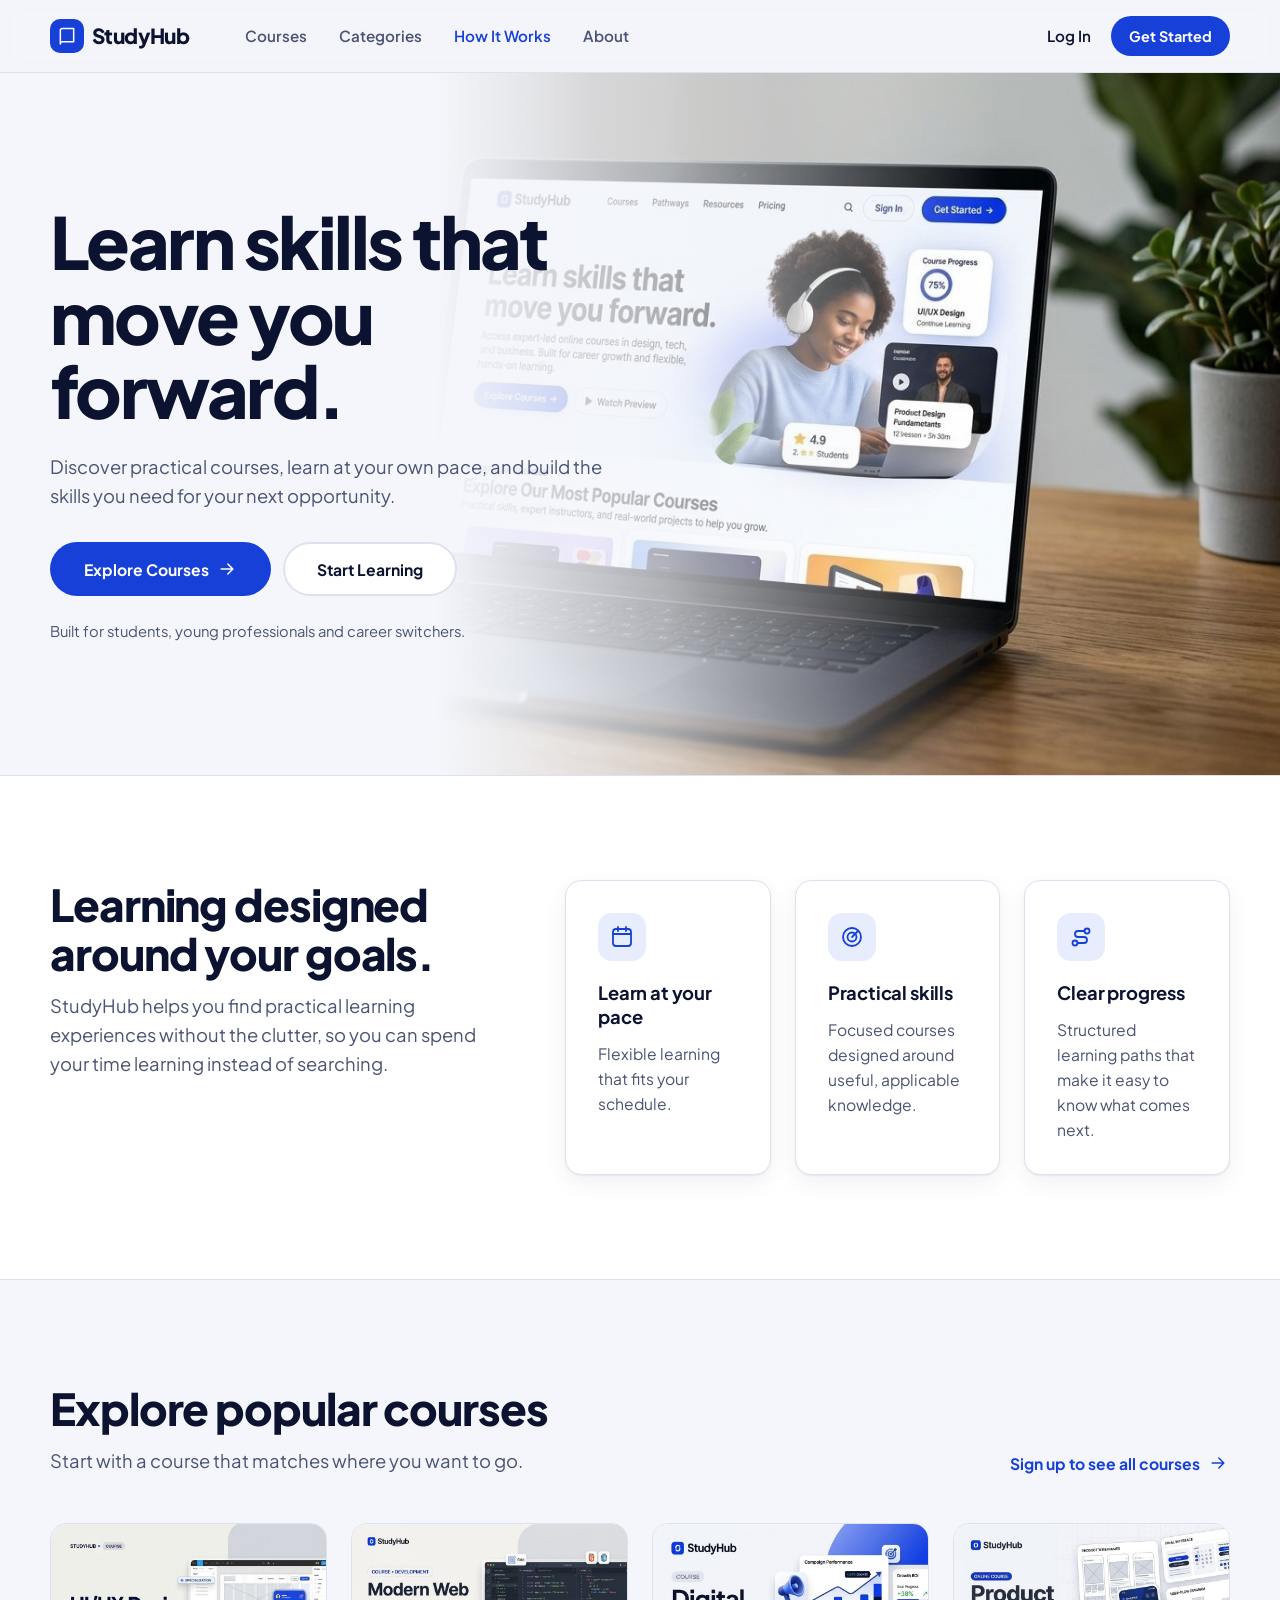
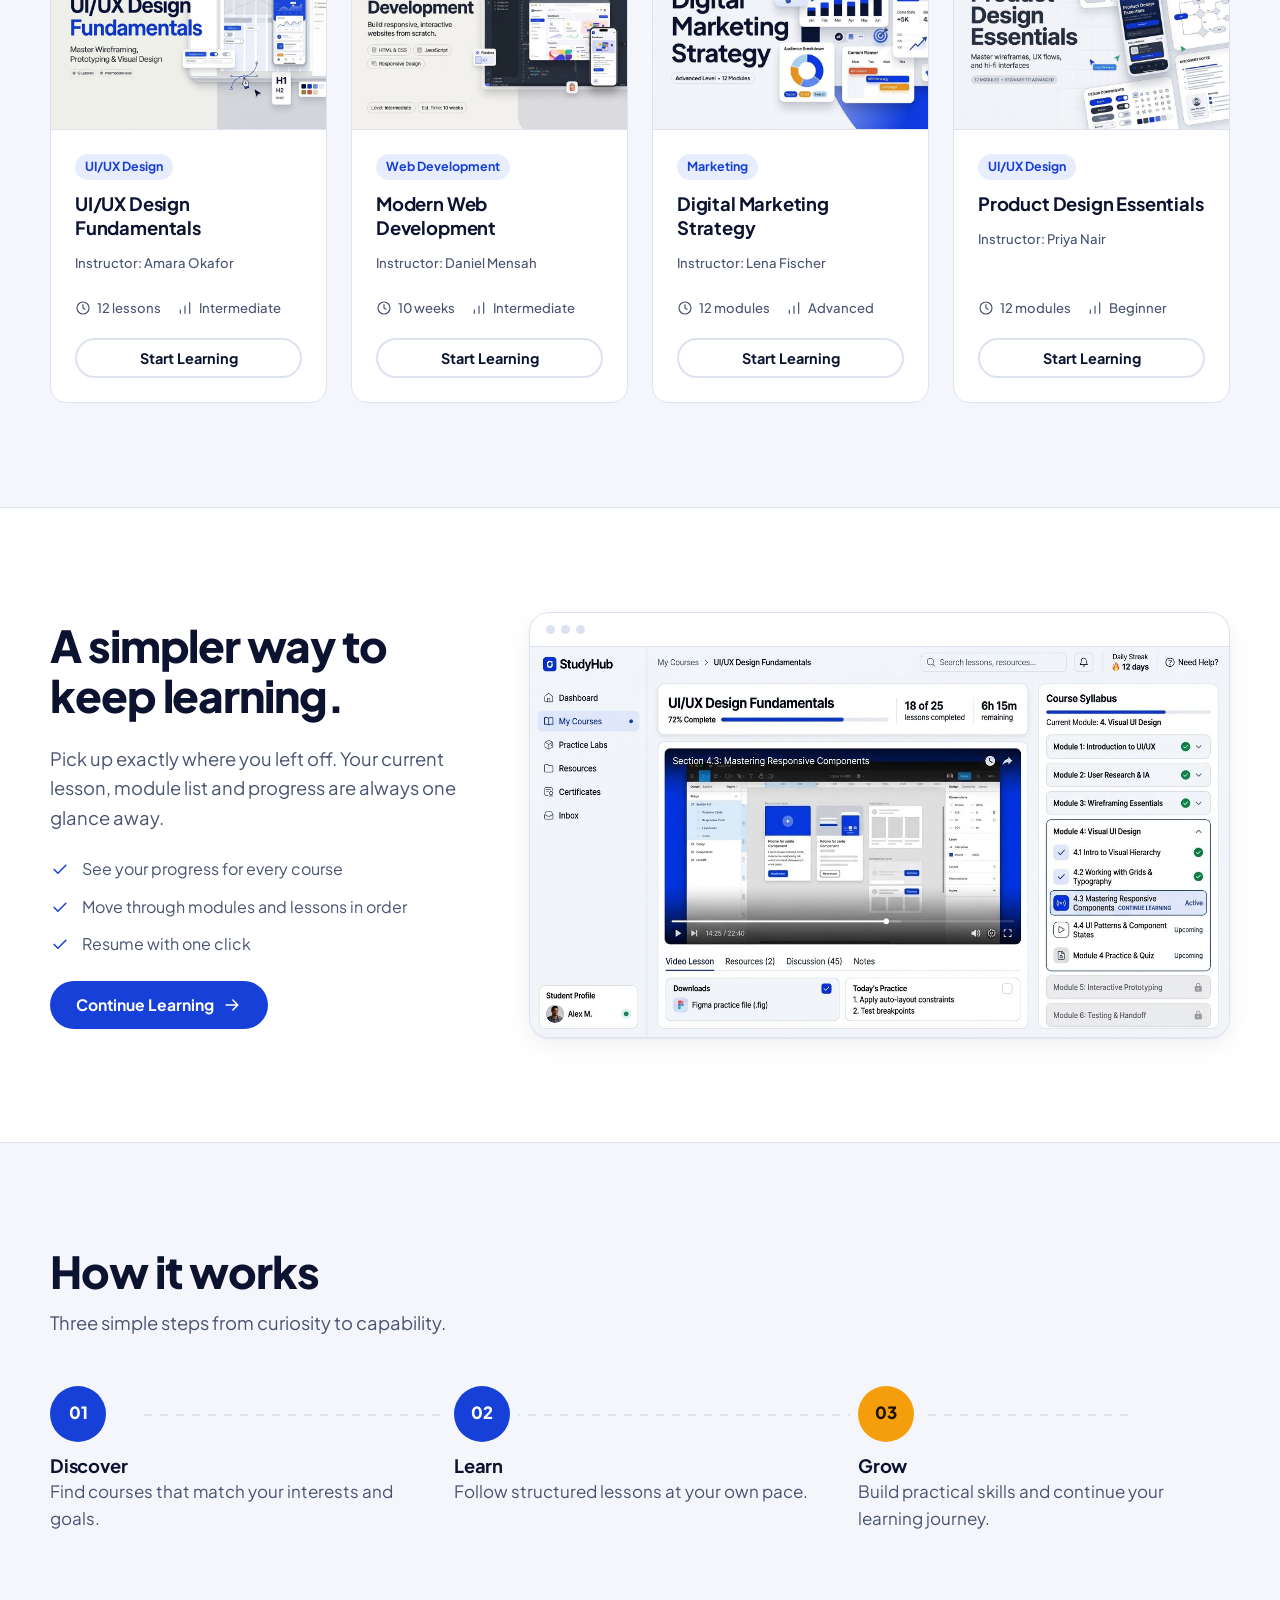
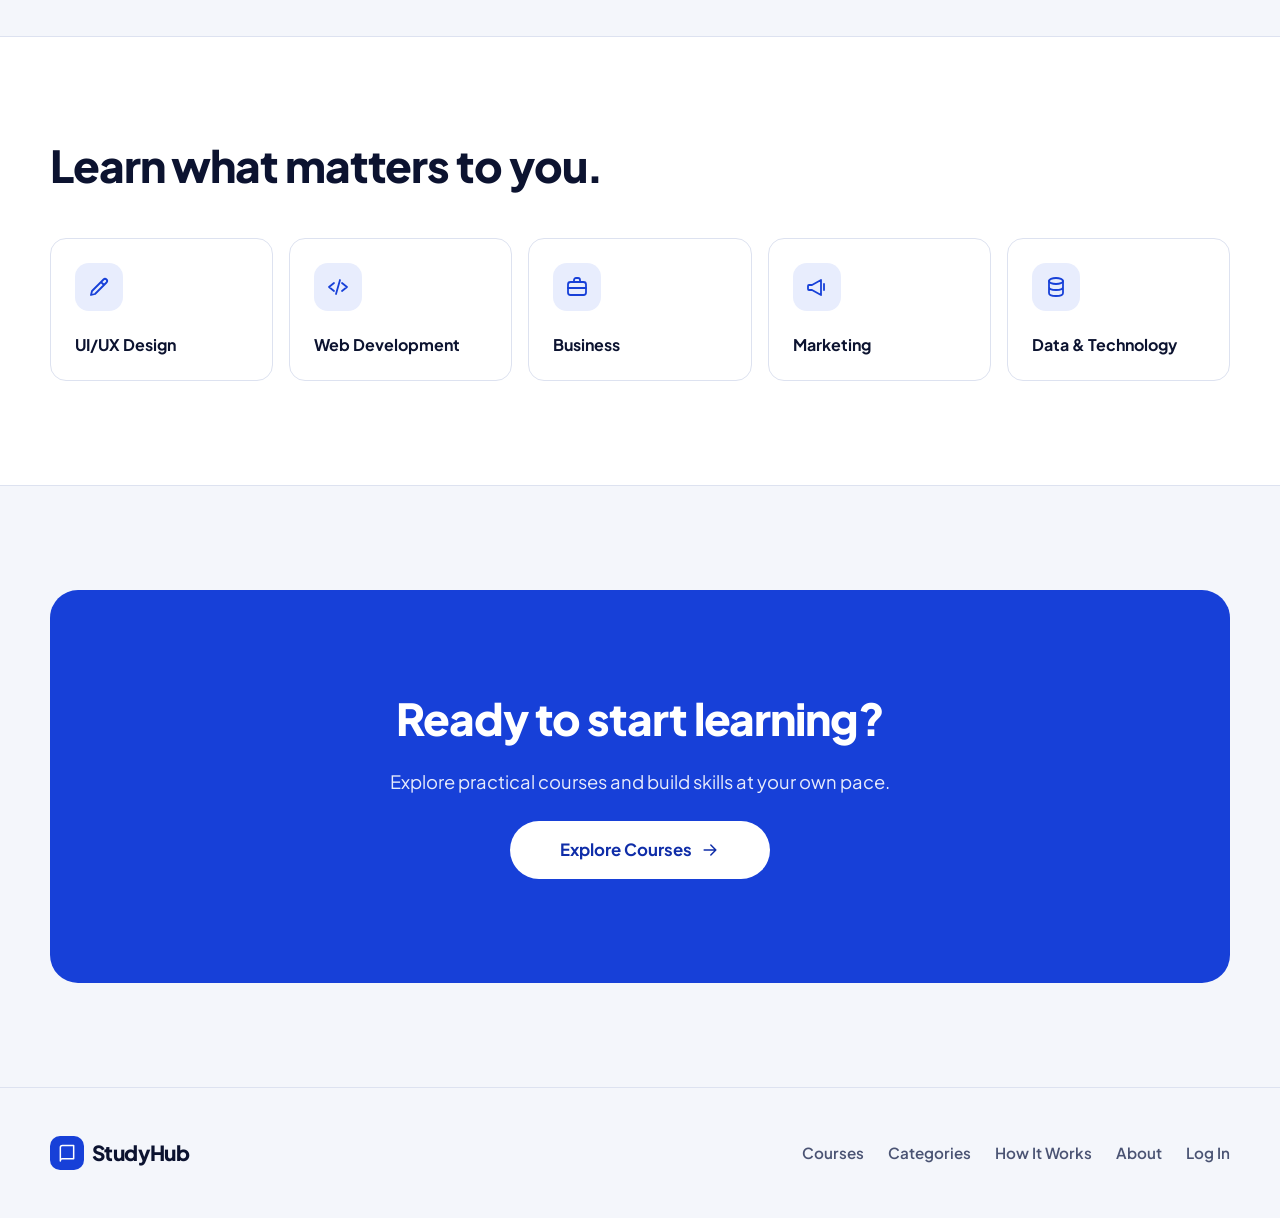
<file: index.html>
<!DOCTYPE html>
<html lang="en">
<head>
<meta charset="utf-8">
<meta name="viewport" content="width=device-width, initial-scale=1, viewport-fit=cover">
<meta name="theme-color" content="#1740D8">
<meta property="og:title" content="StudyHub — Learn skills that move you forward">
<meta property="og:description" content="Practical online courses in design, development, business and marketing.">
<meta property="og:type" content="website">
<link rel="icon" href="data:image/svg+xml,%3Csvg xmlns=%27http://www.w3.org/2000/svg%27 viewBox=%270 0 100 100%27%3E%3Ctext y=%27.9em%27 font-size=%2790%27%3E🎓%3C/text%3E%3C/svg%3E">
<title>StudyHub — Learn skills that move you forward</title>
<meta name="description" content="Practical online courses in design, development, business and marketing. Learn at your own pace with structured paths and clear progress.">
<link rel="preconnect" href="https://fonts.googleapis.com">
<link rel="preconnect" href="https://fonts.gstatic.com" crossorigin>
<link href="https://fonts.googleapis.com/css2?family=Plus+Jakarta+Sans:wght@400;500;600;700;800&display=swap" rel="stylesheet">
<link rel="stylesheet" href="css/styles.css">
</head>
<body id="top">
<a class="skip" href="#main">Skip to main content</a>
<svg width="0" height="0" style="position:absolute" aria-hidden="true">
<defs>
<symbol id="i-arrow" viewBox="0 0 24 24"><path d="M5 12h14M13 6l6 6-6 6"/></symbol>
<symbol id="i-clock" viewBox="0 0 24 24"><circle cx="12" cy="12" r="9"/><path d="M12 7v5l3 2"/></symbol>
<symbol id="i-level" viewBox="0 0 24 24"><path d="M5 20v-5M12 20V9M19 20V4"/></symbol>
<symbol id="i-check" viewBox="0 0 24 24"><path d="M5 12.5l4.5 4.5L19 7.5"/></symbol>
<symbol id="i-flex" viewBox="0 0 24 24"><rect x="3" y="4" width="18" height="17" rx="3"/><path d="M3 9h18M8 2v4M16 2v4"/></symbol>
<symbol id="i-target" viewBox="0 0 24 24"><circle cx="12" cy="12" r="9"/><circle cx="12" cy="12" r="4.5"/><path d="M12 12l6-6"/></symbol>
<symbol id="i-path" viewBox="0 0 24 24"><circle cx="6" cy="18" r="2.5"/><circle cx="18" cy="6" r="2.5"/><path d="M8.5 18H15a3 3 0 0 0 0-6H9a3 3 0 0 1 0-6h6.5"/></symbol>
<symbol id="i-search" viewBox="0 0 24 24"><circle cx="11" cy="11" r="7"/><path d="M20 20l-4-4"/></symbol>
<symbol id="i-book" viewBox="0 0 24 24"><path d="M4 5.5A2.5 2.5 0 0 1 6.5 3H20v16H6.5A2.5 2.5 0 0 0 4 21.5zM4 5.5v16"/></symbol>
<symbol id="i-pen" viewBox="0 0 24 24"><path d="M4 20l1-4L16.5 4.5a2.1 2.1 0 0 1 3 3L8 19zM14 7l3 3"/></symbol>
<symbol id="i-code" viewBox="0 0 24 24"><path d="M8 8l-5 4 5 4M16 8l5 4-5 4M14 5l-4 14"/></symbol>
<symbol id="i-brief" viewBox="0 0 24 24"><rect x="3" y="7" width="18" height="13" rx="2.5"/><path d="M9 7V5a2 2 0 0 1 2-2h2a2 2 0 0 1 2 2v2M3 13h18"/></symbol>
<symbol id="i-mega" viewBox="0 0 24 24"><path d="M3 11v3a1 1 0 0 0 1 1h3l9 5V5L7 10H4a1 1 0 0 0-1 1zM19 9v6"/></symbol>
<symbol id="i-data" viewBox="0 0 24 24"><ellipse cx="12" cy="6" rx="7" ry="3"/><path d="M5 6v6c0 1.7 3.1 3 7 3s7-1.3 7-3V6M5 12v6c0 1.7 3.1 3 7 3s7-1.3 7-3v-6"/></symbol>
<symbol id="i-user" viewBox="0 0 24 24"><circle cx="12" cy="8" r="4"/><path d="M4 21c1-4 4-6 8-6s7 2 8 6"/></symbol>
<symbol id="i-menu" viewBox="0 0 24 24"><path d="M4 7h16M4 12h16M4 17h16"/></symbol>
</defs>
</svg>

<header class="nav">
  <div class="wrap">
    <a class="logo" href="#top" aria-label="StudyHub home"><i><svg class="ico" aria-hidden="true"><use href="#i-book"/></svg></i>StudyHub</a>
    <nav class="menu" id="menu" aria-label="Primary">
      <a href="#courses">Courses</a><a href="#categories">Categories</a><a href="#how">How It Works</a><a href="#about">About</a>
    </nav>
    <div class="nav-r">
      <a class="login" href="login.html" data-route="login" aria-label="Log In"><svg class="ico" aria-hidden="true"><use href="#i-user"/></svg><span>Log In</span></a>
      <a class="btn btn-p btn-sm" href="signup.html?source=nav" data-route="signup">Get Started</a>
    </div>
    <button class="burger" id="burger" type="button" aria-label="Open menu" aria-expanded="false" aria-controls="menu"><svg class="ico" aria-hidden="true"><use href="#i-menu"/></svg></button>
  </div>
</header>

<main id="main">
<section class="hero">
  <img class="hero-bg" src="images/hero-laptop.jpg" alt="" width="1200" height="670" fetchpriority="high">
  <div class="wrap">
    <div class="copy">
      <h1>Learn skills that move you forward.</h1>
      <p class="lead">Discover practical courses, learn at your own pace, and build the skills you need for your next opportunity.</p>
      <div class="cta-row">
        <a class="btn btn-p" href="#courses">Explore Courses <svg class="ico" aria-hidden="true"><use href="#i-arrow"/></svg></a>
        <a class="btn btn-s" href="signup.html?source=hero" data-route="signup">Start Learning</a>
      </div>
      <p class="audience">Built for students, young professionals and career switchers.</p>
    </div>
  </div>
</section>

<section class="band" id="about">
  <div class="wrap split">
    <div class="head">
      <h2>Learning designed around your goals.</h2>
      <p class="lead">StudyHub helps you find practical learning experiences without the clutter, so you can spend your time learning instead of searching.</p>
    </div>
    <div class="values">
      <article class="panel val"><span class="badge"><svg class="ico"><use href="#i-flex"/></svg></span><h3>Learn at your pace</h3><p>Flexible learning that fits your schedule.</p></article>
      <article class="panel val"><span class="badge"><svg class="ico"><use href="#i-target"/></svg></span><h3>Practical skills</h3><p>Focused courses designed around useful, applicable knowledge.</p></article>
      <article class="panel val"><span class="badge"><svg class="ico"><use href="#i-path"/></svg></span><h3>Clear progress</h3><p>Structured learning paths that make it easy to know what comes next.</p></article>
    </div>
  </div>
</section>

<section id="courses">
  <div class="wrap">
    <div class="top">
      <div class="head"><h2>Explore popular courses</h2><p class="lead">Start with a course that matches where you want to go.</p></div>
      <a class="btn btn-t" href="signup.html?source=browse" data-route="signup">Sign up to see all courses <svg class="ico" aria-hidden="true"><use href="#i-arrow"/></svg></a>
    </div>
    <div class="grid4">
      <article class="card" data-course-slug="ui-ux-design-fundamentals"><img src="images/course-ui-ux-fundamentals.jpg" alt="UI/UX Design Fundamentals course cover" loading="lazy" width="900" height="672"><div class="body"><span class="tag">UI/UX Design</span><h3>UI/UX Design Fundamentals</h3><p class="meta">Instructor: Amara Okafor</p><div class="facts meta"><span><svg class="ico"><use href="#i-clock"/></svg>12 lessons</span><span><svg class="ico"><use href="#i-level"/></svg>Intermediate</span></div><a class="btn btn-s btn-sm" href="signup.html?course=ui-ux-design-fundamentals&amp;source=card" data-route="signup" data-course-slug="ui-ux-design-fundamentals">Start Learning</a></div></article>
      <article class="card" data-course-slug="modern-web-development"><img src="images/course-web-development.jpg" alt="Modern Web Development course cover" loading="lazy" width="900" height="672"><div class="body"><span class="tag">Web Development</span><h3>Modern Web Development</h3><p class="meta">Instructor: Daniel Mensah</p><div class="facts meta"><span><svg class="ico"><use href="#i-clock"/></svg>10 weeks</span><span><svg class="ico"><use href="#i-level"/></svg>Intermediate</span></div><a class="btn btn-s btn-sm" href="signup.html?course=modern-web-development&amp;source=card" data-route="signup" data-course-slug="modern-web-development">Start Learning</a></div></article>
      <article class="card" data-course-slug="digital-marketing-strategy"><img src="images/course-digital-marketing.jpg" alt="Digital Marketing Strategy course cover" loading="lazy" width="900" height="672"><div class="body"><span class="tag">Marketing</span><h3>Digital Marketing Strategy</h3><p class="meta">Instructor: Lena Fischer</p><div class="facts meta"><span><svg class="ico"><use href="#i-clock"/></svg>12 modules</span><span><svg class="ico"><use href="#i-level"/></svg>Advanced</span></div><a class="btn btn-s btn-sm" href="signup.html?course=digital-marketing-strategy&amp;source=card" data-route="signup" data-course-slug="digital-marketing-strategy">Start Learning</a></div></article>
      <article class="card" data-course-slug="product-design-essentials"><img src="images/course-product-design.jpg" alt="Product Design Essentials course cover" loading="lazy" width="900" height="672"><div class="body"><span class="tag">UI/UX Design</span><h3>Product Design Essentials</h3><p class="meta">Instructor: Priya Nair</p><div class="facts meta"><span><svg class="ico"><use href="#i-clock"/></svg>12 modules</span><span><svg class="ico"><use href="#i-level"/></svg>Beginner</span></div><a class="btn btn-s btn-sm" href="signup.html?course=product-design-essentials&amp;source=card" data-route="signup" data-course-slug="product-design-essentials">Start Learning</a></div></article>
    </div>
  </div>
</section>

<section class="band" id="experience">
  <div class="wrap exp">
    <div class="copy">
      <h2>A simpler way to keep learning.</h2>
      <p class="lead">Pick up exactly where you left off. Your current lesson, module list and progress are always one glance away.</p>
      <ul class="ticks">
        <li><svg class="ico"><use href="#i-check"/></svg>See your progress for every course</li>
        <li><svg class="ico"><use href="#i-check"/></svg>Move through modules and lessons in order</li>
        <li><svg class="ico"><use href="#i-check"/></svg>Resume with one click</li>
      </ul>
      <a class="btn btn-p" href="login.html?next=%2Fdashboard" data-route="login">Continue Learning <svg class="ico" aria-hidden="true"><use href="#i-arrow"/></svg></a>
    </div>
    <div class="frame">
      <div class="dots"><b></b><b></b><b></b></div>
      <img src="images/lesson-interface.jpg" alt="StudyHub lesson view: UI/UX Design Fundamentals at 72% complete, with the course syllabus and a video lesson on responsive components" loading="lazy" width="1376" height="768">
    </div>
  </div>
</section>

<section id="how">
  <div class="wrap">
    <div class="head"><h2>How it works</h2><p class="lead">Three simple steps from curiosity to capability.</p></div>
    <ol class="steps" style="list-style:none;margin:0;padding:0">
      <li class="step"><span class="n">01</span><div><h3>Discover</h3><p>Find courses that match your interests and goals.</p></div></li>
      <li class="step"><span class="n">02</span><div><h3>Learn</h3><p>Follow structured lessons at your own pace.</p></div></li>
      <li class="step"><span class="n">03</span><div><h3>Grow</h3><p>Build practical skills and continue your learning journey.</p></div></li>
    </ol>
  </div>
</section>

<section class="band" id="categories">
  <div class="wrap">
    <div class="head"><h2>Learn what matters to you.</h2></div>
    <div class="cats">
      <a class="cat" href="#courses" data-category="ui-ux-design"><span class="badge"><svg class="ico"><use href="#i-pen"/></svg></span><strong>UI/UX Design</strong></a>
      <a class="cat" href="#courses" data-category="web-development"><span class="badge"><svg class="ico"><use href="#i-code"/></svg></span><strong>Web Development</strong></a>
      <a class="cat" href="#courses" data-category="business"><span class="badge"><svg class="ico"><use href="#i-brief"/></svg></span><strong>Business</strong></a>
      <a class="cat" href="#courses" data-category="marketing"><span class="badge"><svg class="ico"><use href="#i-mega"/></svg></span><strong>Marketing</strong></a>
      <a class="cat" href="#courses" data-category="data-technology"><span class="badge"><svg class="ico"><use href="#i-data"/></svg></span><strong>Data &amp; Technology</strong></a>
    </div>
  </div>
</section>

<section id="cta">
  <div class="wrap">
    <div class="final">
      <h2>Ready to start learning?</h2>
      <p>Explore practical courses and build skills at your own pace.</p>
      <a class="btn" href="#courses">Explore Courses <svg class="ico" aria-hidden="true"><use href="#i-arrow"/></svg></a>
    </div>
  </div>
</section>
</main>

<footer>
  <div class="wrap">
    <a class="logo" href="#top"><i><svg class="ico" aria-hidden="true"><use href="#i-book"/></svg></i>StudyHub</a>
    <nav aria-label="Footer"><a href="#courses">Courses</a><a href="#categories">Categories</a><a href="#how">How It Works</a><a href="#about">About</a><a href="login.html" data-route="login">Log In</a></nav>
  </div>
</footer>

<script src="js/nav.js" defer></script>
</body>
</html>
</file>
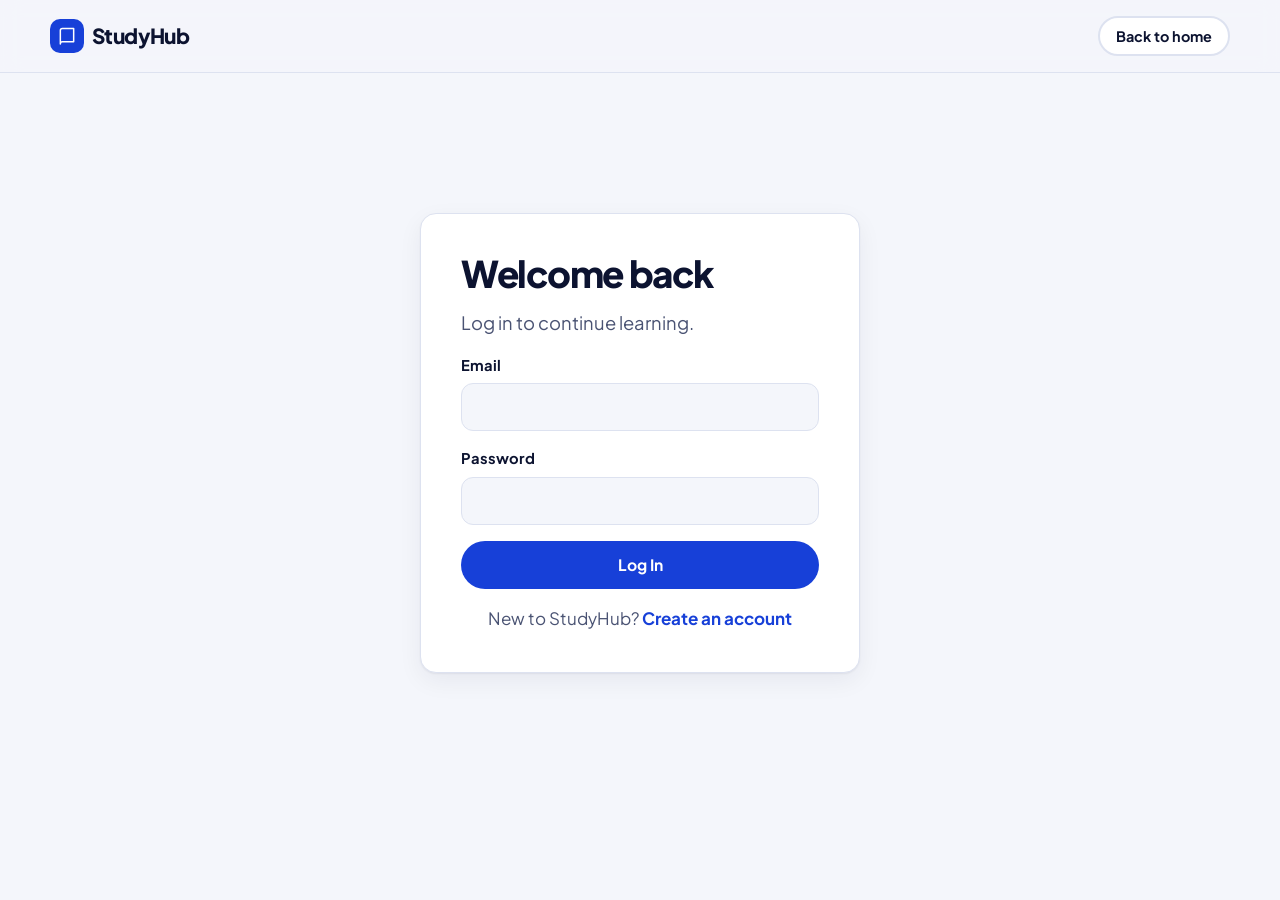
<file: login.html>
<!DOCTYPE html>
<html lang="en">
<head>
<meta charset="utf-8">
<meta name="viewport" content="width=device-width, initial-scale=1, viewport-fit=cover">
<meta name="robots" content="noindex">
<link rel="icon" href="data:image/svg+xml,%3Csvg xmlns=%27http://www.w3.org/2000/svg%27 viewBox=%270 0 100 100%27%3E%3Ctext y=%27.9em%27 font-size=%2790%27%3E🎓%3C/text%3E%3C/svg%3E">
<title>Log in — StudyHub</title>
<link rel="preconnect" href="https://fonts.googleapis.com">
<link rel="preconnect" href="https://fonts.gstatic.com" crossorigin>
<link href="https://fonts.googleapis.com/css2?family=Plus+Jakarta+Sans:wght@400;500;600;700;800&display=swap" rel="stylesheet">
<link rel="stylesheet" href="css/styles.css">
</head>
<body class="auth-page">
<a class="skip" href="#main">Skip to main content</a>
<header class="nav"><div class="wrap">
  <a class="logo" href="index.html" aria-label="StudyHub home"><i><svg class="ico" aria-hidden="true" viewBox="0 0 24 24"><path d="M4 5.5A2.5 2.5 0 0 1 6.5 3H20v16H6.5A2.5 2.5 0 0 0 4 21.5zM4 5.5v16"/></svg></i>StudyHub</a>
  <div class="nav-r" style="margin-left:auto"><a class="btn btn-s btn-sm" href="index.html">Back to home</a></div>
</div></header>
<main id="main" class="auth">
  <div class="auth-card">
    <h1>Welcome back</h1>
    <p class="lead">Log in to continue learning.</p>
    <p class="note" id="course-note" hidden></p>
    <form id="auth-form" data-form="login" action="/api/auth/login" method="post" novalidate>
      <div class="field"><label for="email">Email</label>
        <input id="email" name="email" type="email" autocomplete="email" required aria-describedby="email-err" aria-invalid="false">
        <p class="err" id="email-err" role="alert" hidden></p></div>
      <div class="field"><label for="password">Password</label>
        <input id="password" name="password" type="password" autocomplete="current-password" required aria-describedby="password-err" aria-invalid="false">
        <p class="err" id="password-err" role="alert" hidden></p></div>
      <input type="text" name="website" class="hp" tabindex="-1" autocomplete="off" aria-hidden="true">
      <input type="hidden" name="source" value="">
      <input type="hidden" name="next" value="">
      <p class="form-msg" id="form-msg" role="status" aria-live="polite" hidden></p>
      <button class="btn btn-p btn-lg" type="submit">Log In</button>
    </form>
    <p class="alt">New to StudyHub? <a href="signup.html">Create an account</a></p>
  </div>
</main>
<script src="js/config.js"></script>
<script src="js/api.js"></script>
<script src="js/auth.js"></script>
</body>
</html>
</file>
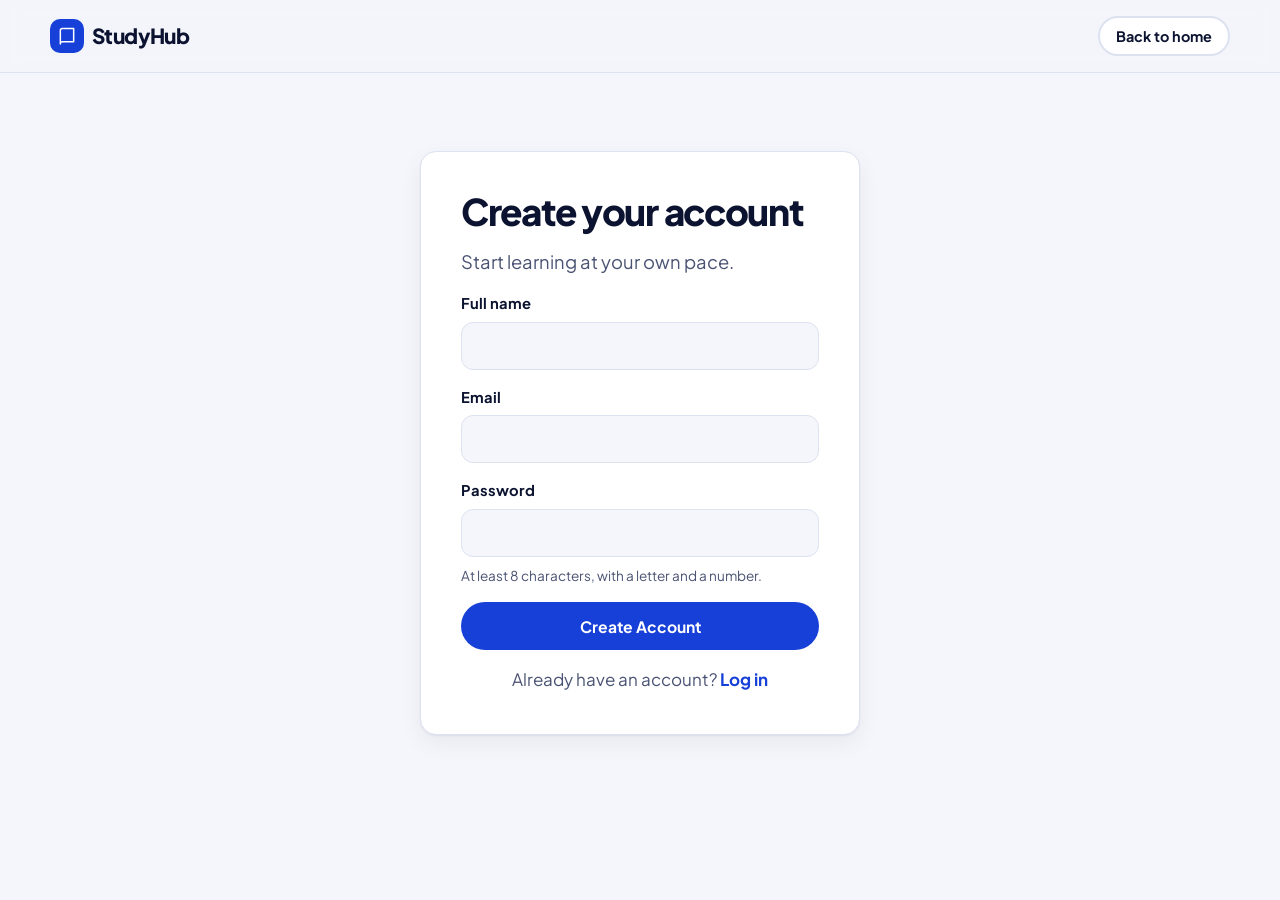
<file: signup.html>
<!DOCTYPE html>
<html lang="en">
<head>
<meta charset="utf-8">
<meta name="viewport" content="width=device-width, initial-scale=1, viewport-fit=cover">
<meta name="robots" content="noindex">
<link rel="icon" href="data:image/svg+xml,%3Csvg xmlns=%27http://www.w3.org/2000/svg%27 viewBox=%270 0 100 100%27%3E%3Ctext y=%27.9em%27 font-size=%2790%27%3E🎓%3C/text%3E%3C/svg%3E">
<title>Create account — StudyHub</title>
<link rel="preconnect" href="https://fonts.googleapis.com">
<link rel="preconnect" href="https://fonts.gstatic.com" crossorigin>
<link href="https://fonts.googleapis.com/css2?family=Plus+Jakarta+Sans:wght@400;500;600;700;800&display=swap" rel="stylesheet">
<link rel="stylesheet" href="css/styles.css">
</head>
<body class="auth-page">
<a class="skip" href="#main">Skip to main content</a>
<header class="nav"><div class="wrap">
  <a class="logo" href="index.html" aria-label="StudyHub home"><i><svg class="ico" aria-hidden="true" viewBox="0 0 24 24"><path d="M4 5.5A2.5 2.5 0 0 1 6.5 3H20v16H6.5A2.5 2.5 0 0 0 4 21.5zM4 5.5v16"/></svg></i>StudyHub</a>
  <div class="nav-r" style="margin-left:auto"><a class="btn btn-s btn-sm" href="index.html">Back to home</a></div>
</div></header>
<main id="main" class="auth">
  <div class="auth-card">
    <h1>Create your account</h1>
    <p class="lead">Start learning at your own pace.</p>
    <p class="note" id="course-note" hidden></p>
    <form id="auth-form" data-form="signup" action="/api/auth/signup" method="post" novalidate>
      <div class="field"><label for="full_name">Full name</label>
        <input id="full_name" name="full_name" type="text" autocomplete="name" required aria-describedby="full_name-err" aria-invalid="false">
        <p class="err" id="full_name-err" role="alert" hidden></p></div>
      <div class="field"><label for="email">Email</label>
        <input id="email" name="email" type="email" autocomplete="email" required aria-describedby="email-err" aria-invalid="false">
        <p class="err" id="email-err" role="alert" hidden></p></div>
      <div class="field"><label for="password">Password</label>
        <input id="password" name="password" type="password" autocomplete="new-password" required aria-describedby="password-err" aria-invalid="false" minlength="8">
        <p class="err" id="password-err" role="alert" hidden></p></div>
      <p class="hint">At least 8 characters, with a letter and a number.</p>
      <input type="text" name="website" class="hp" tabindex="-1" autocomplete="off" aria-hidden="true">
      <input type="hidden" name="source" value="">
      <input type="hidden" name="course" value="">
      <p class="form-msg" id="form-msg" role="status" aria-live="polite" hidden></p>
      <button class="btn btn-p btn-lg" type="submit">Create Account</button>
    </form>
    <p class="alt">Already have an account? <a href="login.html">Log in</a></p>
  </div>
</main>
<script src="js/config.js"></script>
<script src="js/api.js"></script>
<script src="js/auth.js"></script>
</body>
</html>
</file>
<file: css/styles.css>
:root{
  --brand:#1740D8;--brand-d:#0F2DA8;--brand-t:#E8EDFD;
  --accent:#F59E0B;--ink:#0C1330;--ink2:#4A5373;--line:#DDE2F0;
  --bg:#F4F6FB;--surface:#fff;--on-brand:#fff;--ring:#1740D8;
  --s1:4px;--s2:8px;--s3:12px;--s4:16px;--s5:24px;--s6:32px;--s7:48px;--s8:72px;--s9:104px;
  --r:16px;--r-s:10px;--sh:0 1px 2px rgba(12,19,48,.06),0 8px 24px rgba(12,19,48,.06);
  --font:"Plus Jakarta Sans",system-ui,-apple-system,"Segoe UI",Roboto,sans-serif;
  box-sizing:border-box;padding-top:env(safe-area-inset-top,0px);padding-bottom:env(safe-area-inset-bottom,0px)
}
@media (prefers-color-scheme:dark){:root:not([data-theme="light"]){
  --brand:#6C8CFF;--brand-d:#8FA6FF;--brand-t:#1B2750;--ink:#EEF1FB;--ink2:#A9B2D0;--line:#273154;
  --bg:#0A1024;--surface:#121A36;--on-brand:#0A1024;--ring:#8FA6FF;--sh:0 1px 2px rgba(0,0,0,.4)}}
:root[data-theme="dark"]{--brand:#6C8CFF;--brand-d:#8FA6FF;--brand-t:#1B2750;--ink:#EEF1FB;--ink2:#A9B2D0;--line:#273154;--bg:#0A1024;--surface:#121A36;--on-brand:#0A1024;--ring:#8FA6FF}
*,*::before,*::after{box-sizing:inherit}
html{scroll-behavior:smooth;scroll-padding-top:calc(88px + env(safe-area-inset-top,0px))}
body{margin:0;background:var(--bg);color:var(--ink);font:400 17px/1.6 var(--font);-webkit-font-smoothing:antialiased}
img{max-width:100%;height:auto;display:block}
a{color:inherit;text-decoration:none}
:focus-visible{outline:3px solid var(--ring);outline-offset:3px;border-radius:6px}
.wrap{width:min(1180px,100% - 2*var(--s5));margin-inline:auto}
.ico{width:20px;height:20px;fill:none;stroke:currentColor;stroke-width:1.8;stroke-linecap:round;stroke-linejoin:round;flex:none}
h1,h2,h3,p{margin:0}
h1{font-size:clamp(2.5rem,5.6vw,4.5rem);line-height:1.04;letter-spacing:-.035em;font-weight:800}
h2{font-size:clamp(1.9rem,3.6vw,2.75rem);line-height:1.12;letter-spacing:-.025em;font-weight:800}
h3{font-size:1.15rem;line-height:1.3;font-weight:700;letter-spacing:-.01em}
.lead{font-size:1.15rem;color:var(--ink2);max-width:52ch}
.meta{font-size:.82rem;color:var(--ink2);font-weight:500}
/* buttons */
.btn{display:inline-flex;align-items:center;justify-content:center;gap:var(--s2);min-height:48px;padding:0 var(--s5);border-radius:999px;font:700 .98rem var(--font);border:2px solid transparent;cursor:pointer;transition:background .2s,transform .2s,border-color .2s}
.btn-p{background:var(--brand);color:var(--on-brand)}.btn-p:hover{background:var(--brand-d)}
.btn-s{background:var(--surface);color:var(--ink);border-color:var(--line)}.btn-s:hover{border-color:var(--brand)}
.btn-t{min-height:auto;padding:0;border-radius:6px;color:var(--brand);background:none}.btn-t:hover{text-decoration:underline;text-underline-offset:4px}
.btn:active{transform:translateY(1px)}
.btn-sm{min-height:40px;padding:0 var(--s4);font-size:.9rem}
/* nav */
.nav{position:sticky;top:0;z-index:20;background:color-mix(in srgb,var(--bg) 90%,transparent);backdrop-filter:blur(10px);border-bottom:1px solid var(--line);padding-top:env(safe-area-inset-top,0px)}
.nav .wrap{display:flex;align-items:center;gap:var(--s6);min-height:72px}
.logo{display:flex;align-items:center;gap:var(--s2);font-weight:800;font-size:1.3rem;letter-spacing:-.03em}
.logo i{width:34px;height:34px;border-radius:10px;background:var(--brand);color:var(--on-brand);display:grid;place-items:center}
.menu{display:flex;gap:var(--s6);margin-left:var(--s5);font-weight:600;font-size:.95rem;color:var(--ink2)}
.menu a:hover{color:var(--ink)}
.nav-r{margin-left:auto;display:flex;align-items:center;gap:var(--s4)}
.login{font-weight:600;font-size:.95rem}
.burger{display:none;margin-left:auto;background:none;border:1px solid var(--line);border-radius:12px;width:44px;height:44px;color:var(--ink);cursor:pointer;place-items:center}
section{padding-block:var(--s9)}
.head{display:flex;flex-direction:column;gap:var(--s3);margin-bottom:var(--s7);max-width:640px}
/* hero */
.hero{position:relative;isolation:isolate;overflow:hidden;min-height:clamp(560px,78vh,760px);display:flex;align-items:center;padding-block:var(--s8)}
.hero-bg{position:absolute;inset:0;width:100%;height:100%;object-fit:cover;object-position:78% 50%;z-index:-2}
.hero::before{content:"";position:absolute;inset:0;z-index:-1;background:linear-gradient(90deg,var(--bg) 0%,var(--bg) 34%,color-mix(in srgb,var(--bg) 70%,transparent) 52%,transparent 78%)}
.hero .wrap{width:min(1180px,100% - 2*var(--s5))}
.hero .copy{max-width:560px;display:flex;flex-direction:column;gap:var(--s5);align-items:flex-start}
.cta-row{display:flex;gap:var(--s3);flex-wrap:wrap;margin-top:var(--s2)}
.cta-row .btn{min-height:54px;padding-inline:var(--s6)}
.audience{font-size:.92rem;color:var(--ink2)}
.stage{position:relative;padding:0 0 var(--s6) var(--s5)}
.panel{background:var(--surface);border:1px solid var(--line);border-radius:20px;box-shadow:var(--sh)}
.dash{padding:var(--s4);display:grid;gap:var(--s4)}
.dash-top{display:flex;justify-content:space-between;align-items:center;font-size:.8rem;font-weight:600;color:var(--ink2)}
.dots{display:flex;gap:6px}.dots b{width:9px;height:9px;border-radius:50%;background:var(--line)}
.dash img{border-radius:12px;aspect-ratio:4/3;object-fit:cover;width:100%;border:1px solid var(--line)}
.bar{height:8px;border-radius:99px;background:var(--brand-t);overflow:hidden}
.bar span{display:block;height:100%;background:var(--brand);border-radius:99px}
.row{display:flex;justify-content:space-between;align-items:center;gap:var(--s3)}
.mini{position:absolute;padding:var(--s3) var(--s4);display:flex;gap:var(--s3);align-items:center}
.mini.a{left:-4px;bottom:0;max-width:250px}.mini.b{right:-12px;top:-18px;flex-direction:column;align-items:flex-start;gap:var(--s2);min-width:190px}
.ring{width:48px;height:48px;border-radius:50%;background:conic-gradient(var(--brand) 72%,var(--brand-t) 0);display:grid;place-items:center;flex:none}
.ring::after{content:"72%";width:38px;height:38px;border-radius:50%;background:var(--surface);display:grid;place-items:center;font-size:.72rem;font-weight:800}
.chk{width:28px;height:28px;border-radius:50%;background:var(--brand-t);color:var(--brand);display:grid;place-items:center;flex:none}
.mini strong{display:block;font-size:.88rem;line-height:1.3}
/* value */
.values{display:grid;grid-template-columns:repeat(3,1fr);gap:var(--s5)}
.val{padding:var(--s6);display:flex;flex-direction:column;gap:var(--s3);border-radius:var(--r)}
.val p{color:var(--ink2);font-size:.98rem}
.badge{width:48px;height:48px;border-radius:14px;background:var(--brand-t);color:var(--brand);display:grid;place-items:center;margin-bottom:var(--s2)}
.badge .ico{width:24px;height:24px}
.split{display:grid;grid-template-columns:.8fr 1.2fr;gap:var(--s8);align-items:start}
.split .head{margin:0;position:sticky;top:120px}
/* courses */
.band{background:var(--surface);border-block:1px solid var(--line)}
.top{display:flex;justify-content:space-between;align-items:end;gap:var(--s5);margin-bottom:var(--s7)}
.top .head{margin:0}
.grid4{display:grid;grid-template-columns:repeat(auto-fit,minmax(min(100%,250px),1fr));gap:var(--s5)}
.card{display:flex;flex-direction:column;background:var(--surface);border:1px solid var(--line);border-radius:var(--r);overflow:hidden;transition:border-color .2s,box-shadow .2s}
.card:hover,.card:focus-within{border-color:var(--brand);box-shadow:var(--sh)}
.card img{aspect-ratio:4/3;object-fit:cover;width:100%;border-bottom:1px solid var(--line)}
.card .body{padding:var(--s5);display:flex;flex-direction:column;gap:var(--s3);flex:1}
.tag{align-self:flex-start;font-size:.78rem;font-weight:700;color:var(--brand);background:var(--brand-t);padding:3px 10px;border-radius:99px}
.facts{display:flex;flex-wrap:wrap;gap:var(--s2) var(--s4);margin-top:auto;padding-top:var(--s3)}
.facts span{display:flex;align-items:center;gap:6px}.facts .ico{width:16px;height:16px}
.card .btn{margin-top:var(--s2);width:100%}
/* experience */
.exp{display:grid;grid-template-columns:.8fr 1.3fr;gap:var(--s7);align-items:center}
.exp .copy{display:flex;flex-direction:column;gap:var(--s5);align-items:flex-start}
.ticks{list-style:none;margin:0;padding:0;display:grid;gap:var(--s3)}
.ticks li{display:flex;gap:var(--s3);align-items:flex-start;color:var(--ink2);font-size:1rem}
.ticks .ico{color:var(--brand);margin-top:3px}
.frame{border-radius:20px;border:1px solid var(--line);background:var(--surface);box-shadow:var(--sh);overflow:hidden}
.frame .dots{padding:var(--s3) var(--s4);border-bottom:1px solid var(--line)}
/* steps */
.steps{display:grid;grid-template-columns:repeat(3,1fr);gap:var(--s6);position:relative;counter-reset:s}
.steps::before{content:"";position:absolute;left:8%;right:8%;top:28px;height:2px;background:repeating-linear-gradient(90deg,var(--line) 0 8px,transparent 8px 16px)}
.step{position:relative;display:flex;flex-direction:column;gap:var(--s3)}
.step .n{width:56px;height:56px;border-radius:50%;background:var(--brand);color:var(--on-brand);display:grid;place-items:center;font-weight:800;font-size:1.05rem;box-shadow:0 0 0 8px var(--bg)}
.step:nth-child(3) .n{background:var(--accent);color:#1b1200}
.step p{color:var(--ink2);max-width:30ch}
/* categories */
.cats{display:grid;grid-template-columns:repeat(5,1fr);gap:var(--s4)}
.cat{display:flex;flex-direction:column;gap:var(--s4);padding:var(--s5);background:var(--surface);border:1px solid var(--line);border-radius:var(--r);transition:border-color .2s,transform .2s}
.cat:hover{border-color:var(--brand);transform:translateY(-2px)}
.cat strong{font-size:1rem;line-height:1.3}
/* final */
.final{background:var(--brand);color:var(--on-brand);border-radius:28px;padding:var(--s9) var(--s6);text-align:center;display:flex;flex-direction:column;align-items:center;gap:var(--s5)}
.final p{font-size:1.15rem;opacity:.9;max-width:44ch}
.final .btn{background:#fff;color:var(--brand-d);min-height:58px;padding-inline:var(--s7);font-size:1.05rem}
.final .btn:hover{background:var(--accent);color:#1b1200}
:root[data-theme="dark"] .final,:root:not([data-theme="light"]) .final{--final:1}
footer{border-top:1px solid var(--line);padding-block:var(--s7)}
footer .wrap{display:flex;justify-content:space-between;align-items:center;gap:var(--s5);flex-wrap:wrap}
footer nav{display:flex;gap:var(--s5);flex-wrap:wrap;font-weight:600;font-size:.95rem;color:var(--ink2)}
footer nav a:hover{color:var(--ink)}
@media (max-width:1024px){
  .exp,.split{grid-template-columns:1fr}
  .hero-bg{object-position:70% 50%}
  .hero::before{background:linear-gradient(90deg,var(--bg) 0%,color-mix(in srgb,var(--bg) 82%,transparent) 55%,color-mix(in srgb,var(--bg) 25%,transparent) 100%)}
  .split .head{position:static}
  .cats{grid-template-columns:repeat(3,1fr)}
  .stage{max-width:620px}
}
@media (max-width:820px){
  .menu,.nav-r .login,.nav-r .btn{display:none}
  .burger{display:grid}
  .menu.open{display:flex;flex-direction:column;position:absolute;left:0;right:0;top:100%;margin:0;padding:var(--s4) var(--s5) var(--s5);background:var(--bg);border-bottom:1px solid var(--line);gap:var(--s4)}
  .nav .wrap{position:relative}
  section{padding-block:var(--s8)}
  .values{grid-template-columns:1fr}
  .steps{grid-template-columns:1fr;gap:var(--s5)}.steps::before{display:none}
  .step{flex-direction:row;gap:var(--s4)}.step>div{display:flex;flex-direction:column;gap:var(--s2)}
  .top{flex-direction:column;align-items:flex-start}
}
@media (max-width:560px){
  .hero{align-items:flex-start;min-height:0;padding-top:var(--s7);padding-bottom:min(78vw,340px)}
  .hero-bg{object-position:72% 100%;height:min(88vw,380px);top:auto;bottom:0;inset-inline:0}
  .hero::before{background:linear-gradient(180deg,var(--bg) 0%,var(--bg) 52%,color-mix(in srgb,var(--bg) 30%,transparent) 78%,transparent 100%)}
  body{font-size:16px}
  .cats{grid-template-columns:repeat(2,1fr)}
  .cta-row .btn{flex:1 1 100%}
  .stage{padding-left:0}.mini.b{right:0}.mini.a{left:0}
  .final{padding-inline:var(--s5)}
}
@media (prefers-reduced-motion:reduce){*{transition:none!important;scroll-behavior:auto!important}}

@media (max-width:560px){.cats{grid-template-columns:repeat(2,minmax(0,1fr))}.cat{min-width:0;overflow-wrap:anywhere}}

/* ---------- navigation + handoff additions ---------- */
.skip{position:absolute;left:-999px;top:8px;z-index:100;background:var(--surface);color:var(--ink);padding:10px 16px;border-radius:10px;font-weight:700;border:2px solid var(--brand)}
.skip:focus{left:8px}
.menu a[aria-current]{color:var(--brand)}
.login{display:inline-flex;align-items:center;gap:8px;font-weight:600;font-size:.95rem;min-height:44px;padding:0 4px;color:var(--ink)}
.login:hover{color:var(--brand)}.login .ico{display:none}
@media (max-width:820px){
  .nav .wrap{gap:8px}
  .nav-r{margin-left:auto;gap:6px}
  .nav-r .login,.nav-r .btn{display:inline-flex}
  .login{width:44px;height:44px;border:1px solid var(--line);border-radius:50%;justify-content:center;background:var(--surface);padding:0}
  .login .ico{display:block}.login span{display:none}
  .nav-r .btn{min-height:44px;padding:0 var(--s4);font-size:.9rem}
  .burger{margin-left:0}
}
@media (max-width:400px){.logo{font-size:1.1rem;gap:6px}.logo i{width:30px;height:30px}.nav-r .btn{padding:0 12px;font-size:.85rem}}
/* ---------- auth pages ---------- */
.auth{min-height:calc(100vh - 160px);display:grid;place-items:center;padding:var(--s8) var(--s4)}
.auth-card{width:min(440px,100%);background:var(--surface);border:1px solid var(--line);border-radius:var(--r);box-shadow:var(--sh);padding:clamp(24px,5vw,40px);display:grid;gap:var(--s4)}
.auth-card h1{font-size:clamp(1.8rem,5vw,2.3rem)}
.auth-card form{display:grid;gap:var(--s4)}
.field{display:grid;gap:6px}.field label{font-weight:700;font-size:.92rem}
.field input{min-height:48px;border:1px solid var(--line);border-radius:12px;padding:0 14px;font:inherit;background:var(--bg);color:var(--ink);width:100%}
.field input:focus{border-color:var(--brand);outline:3px solid color-mix(in srgb,var(--brand) 25%,transparent)}
.field input[aria-invalid=true]{border-color:#B3261E}
.err{color:#B3261E;font-size:.88rem;margin:0}.hint{color:var(--ink2);font-size:.85rem;margin:-8px 0 0}
.note{background:var(--brand-t);color:var(--brand-d);border-radius:12px;padding:10px 14px;font-weight:600;font-size:.92rem;margin:0}
.form-msg{border-radius:12px;padding:12px 14px;font-size:.92rem;margin:0}.form-msg.ok{background:#E3F4EA;color:#14532D}.form-msg.bad{background:#FDECEA;color:#8C1D18}
.alt{text-align:center;color:var(--ink2);margin:0}.alt a{color:var(--brand);font-weight:700}
.hp{position:absolute;left:-9999px;width:1px;height:1px;opacity:0}
.nav-r .btn,.nav-r .login,.burger,.logo{flex:none;white-space:nowrap}
@media (max-width:400px){
  .nav .wrap{width:calc(100% - 24px);gap:6px}
  .logo{font-size:1rem}.logo i{width:28px;height:28px}
  .login,.burger{width:40px;height:40px}
  .nav-r{gap:6px}.nav-r .btn{min-height:40px;padding:0 12px;font-size:.82rem}
}
</file>
